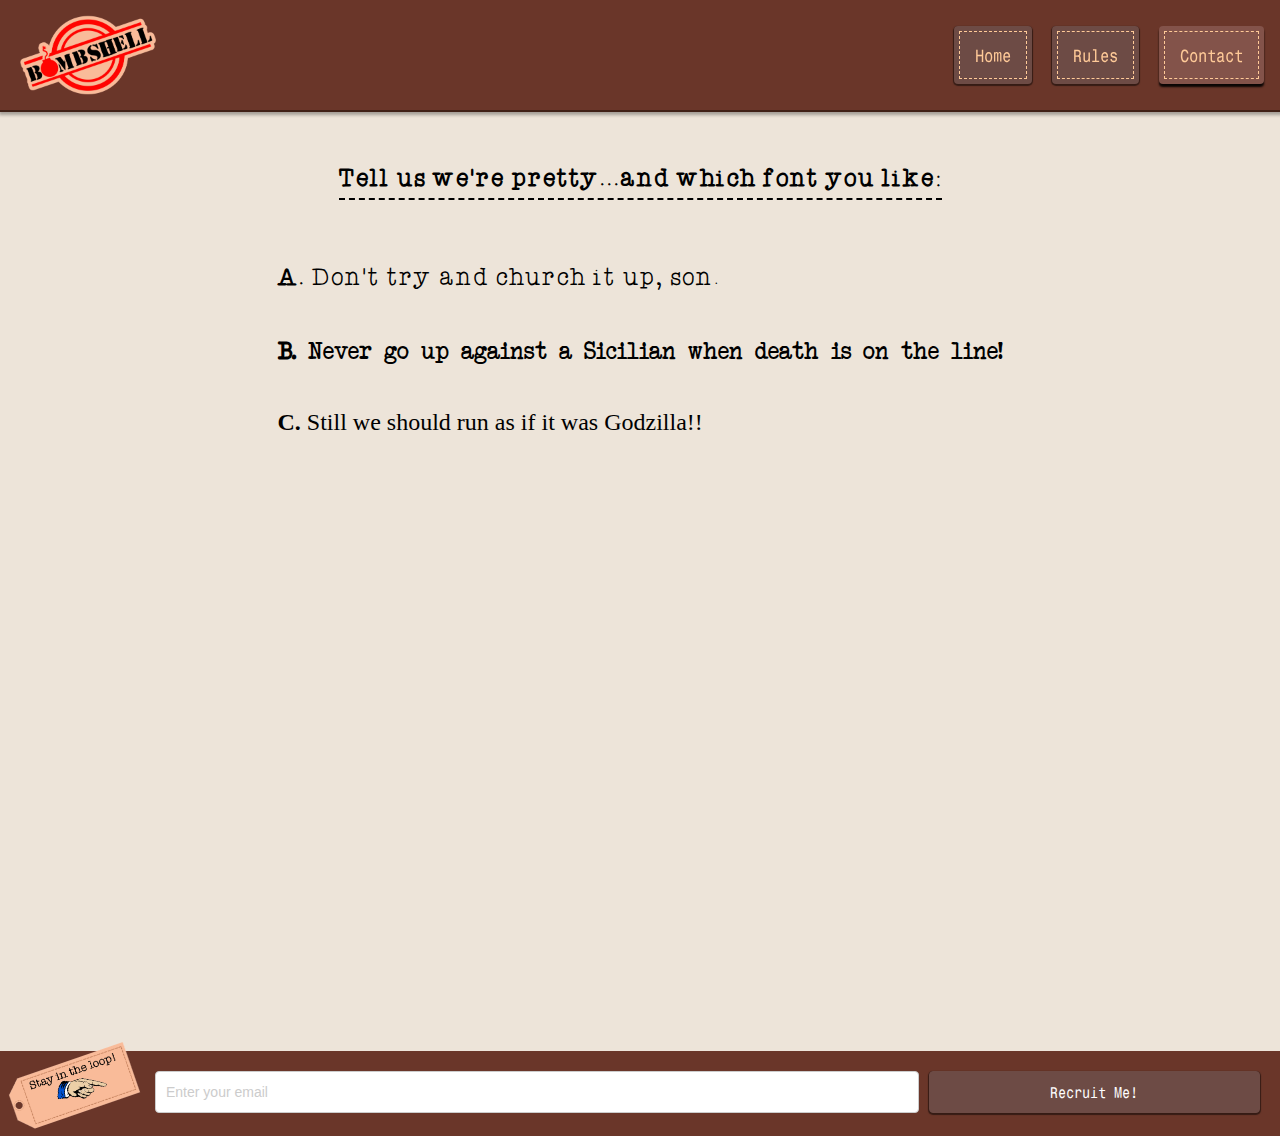
<file: contact.html>
<!DOCTYPE html>
<html lang="en">
<head>
    <meta charset="UTF-8">
    <meta name="viewport" content="width=device-width, initial-scale=1.0">
    <title>Bombshell | The Card Game</title>
    <link rel="icon" href="img/briefcase-icon.png" type="image/x-icon" />
    <link rel="stylesheet" href="styles.css">
    <link rel="stylesheet" href="styles/contact-styles.css">
    <link rel="stylesheet" href="styles/submit-form.css">
    <script src="scripts.js" defer></script>
</head>

<body>
    <!-- Navigation Bar -->
    <nav>
        <div class="logo">
            <img src="img/bombshell-logo.png" alt="logo">
        </div>
        <ul class="nav-links">
            <li><a href="index.html">Home</a></li>
            <li><a href="rules2.html">Rules</a></li>
            <!-- <li><a href="game-modes.html">Game Modes</a></li> -->
            <li id="current"><a href="#">Contact</a></li>
        </ul>
        
        <div class="ham-menu">
            <span></span>
            <span></span>
            <span></span>
        </div>
    </nav>

    <!-- Secret Menu -->
    <div class="secret-menu">
        <ul>
            <li><a href="index.html">Home</a></li>
            <li><a href="rules2.html">Rules</a></li>
            <!-- <li><a href="game-modes.html">Game Modes</a></li> -->
            <li id="current"><a href="#">Contact</a></li>
        </ul>
    </div>


    <!-- Section(s) -->
    <section class="contact-section">
        <div class="content">
            <h1>Tell us we're pretty...and which font you like:</h1>

            <p class="test">
                <b>A.</b> Don't try and church it up, son.
            </p>

            <p class="test2">
                <b>B.</b> Never go up against a Sicilian when death is on the line!
            </p>

            <p class="test3">
                <b>C.</b> Still we should run as if it was Godzilla!!
            </p>
        </div>
    </section>



    <!-- Footer Section -->
    <footer>
        <div class="signup-tag">
            <img src="img/assets/signup-tag.png" alt="Stay in the loop!">
        </div>

        <div id="mlb2-25269214" class="ml-form-embedContainer ml-subscribe-form ml-subscribe-form-25269214">
        <div class="ml-form-align-center ">
          <div class="ml-form-embedWrapper embedForm">
            <div class="ml-form-embedBody ml-form-embedBodyHorizontal row-form">
              <form class="ml-block-form" action="https://assets.mailerlite.com/jsonp/1412326/forms/152710030981859266/subscribe" data-code="" method="post" target="_blank">
                
                <div class="ml-form-formContent horozintalForm">
                  <div class="ml-form-horizontalRow">
                    <div class="ml-input-horizontal">
                      <div style="width: 100%;" class="horizontal-fields">
                          <div class="ml-field-group ml-field-email ml-validate-email ml-validate-required">
                            <input type="email" class="form-control" data-inputmask="" name="fields[email]" placeholder="Enter your email" autocomplete="email">
                          </div>
                        </div>
                    </div>
      
                    <div class="ml-button-horizontal primary ">
                        <button type="submit" class="primary">Recruit Me!</button>
                        <button disabled="disabled" style="display: none;" type="button" class="loading">
                          <div class="ml-form-embedSubmitLoad"></div>
                          <span class="sr-only">Loading...</span>
                        </button>
                    </div>
                  </div>
                </div>

                <input type="hidden" name="ml-submit" value="1">
      
                <div class="ml-mobileButton-horizontal">
                  <button type="submit" class="primary" id="footer-button">Recruit Me!</button>
                  <button disabled="disabled" style="display: none;" type="button" class="loading">
                    <div class="ml-form-embedSubmitLoad"></div>
                    <span class="sr-only">Loading...</span>
                  </button>
                </div>

                <input type="hidden" name="anticsrf" value="true">

              </form>
            </div>
      
            <div class="ml-form-successBody row-success" style="display: none">
              <div class="ml-form-successContent">
                  <h4>Welcome Aboard!</h4>
                  <p>You have successfully joined the ranks to receive updates on Bombshell. 💣💼</p>
              </div>
            </div>
          </div>
        </div>
      </div>
    </footer>
</body>
</html>
</file>
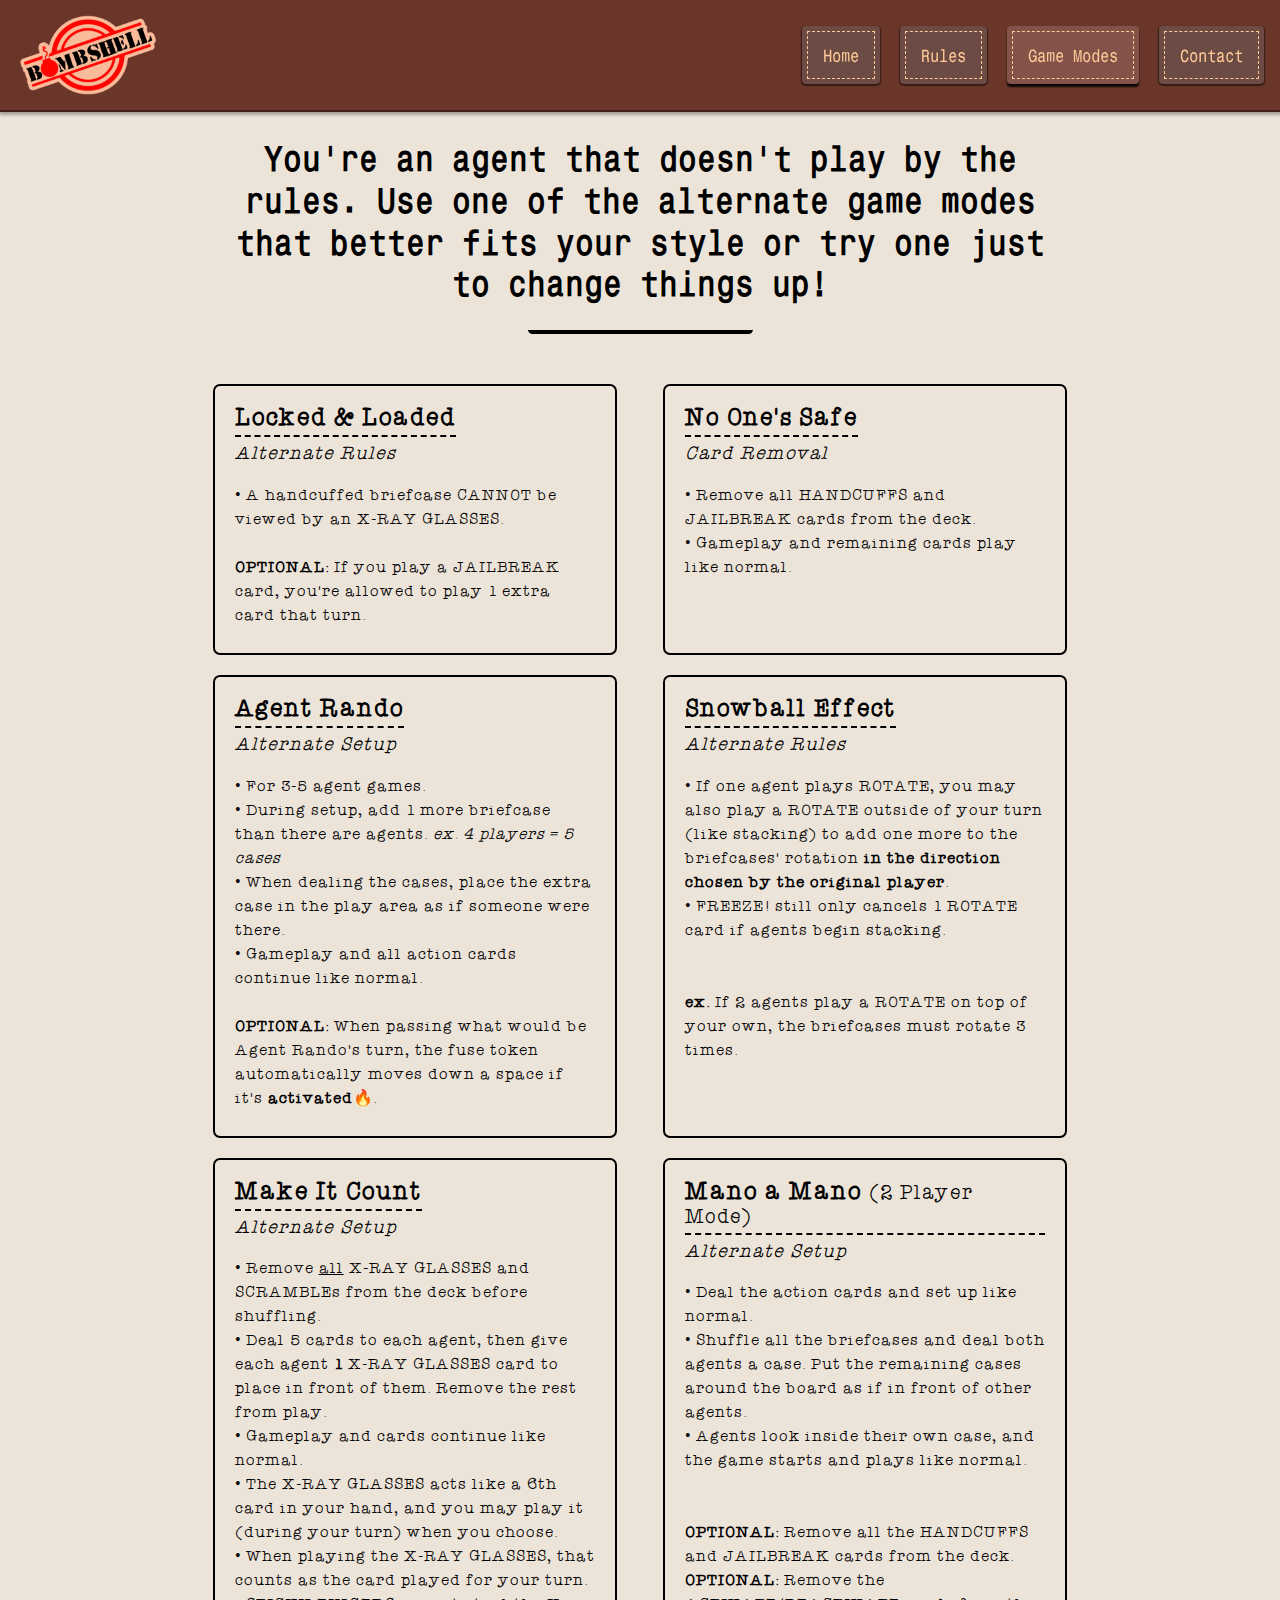
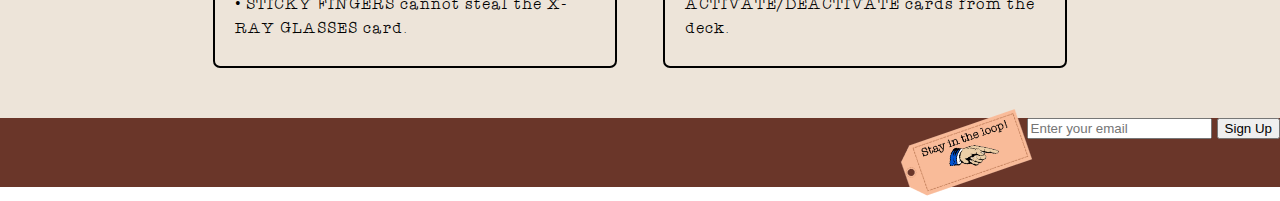
<file: game-modes.html>
<!DOCTYPE html>
<html lang="en">
<head>
    <meta charset="UTF-8">
    <meta name="viewport" content="width=device-width, initial-scale=1.0">
    <title>Bombshell | The Card Game</title>
    <link rel="icon" href="img/briefcase-icon.png" type="image/x-icon" />
    <link rel="stylesheet" type="text/css" href="styles.css">
    <link rel="stylesheet" type="text/css" href="styles/mode-styles.css">
    <script src="scripts.js" defer></script>
</head>

<body>
    <!-- Navigation Bar -->
    <nav>
        <div class="logo">
            <img src="img/bombshell-logo.png" alt="logo">
        </div>
        <ul class="nav-links">
            <li><a href="index.html">Home</a></li>
            <li><a href="rules.html">Rules</a></li>
            <li id="current"><a href="#">Game Modes</a></li>
            <li><a href="contact.html">Contact</a></li>
        </ul>
        
        <div class="ham-menu">
            <span></span>
            <span></span>
            <span></span>
        </div>
    </nav>

    <!-- Secret Menu -->
    <div class="secret-menu">
        <ul>
            <li><a href="index.html">Home</a></li>
            <li><a href="rules.html">Rules</a></li>
            <li id="current"><a href="#">Game Modes</a></li>
            <li><a href="contact.html">Contact</a></li>
        </ul>
    </div>


    <!-- Section(s) -->
    <section class="modes-section">
        <div class="content">
            
            <h1 id="intro">
                You're an agent that doesn't play by the rules. Use one of the 
                alternate game modes that better fits your style or try one
                just to change things up!
            </h1>

            <span id="linebreak"></span>

            <!-- GAME MODES -->
            <div class="game-cards">

                <div class="card">
                    <h2 class="title">Locked & Loaded</h2>
                    <h3 class="subtitle">Alternate Rules</h3>
                    <p class="card-paragraph">
                        • A handcuffed briefcase CANNOT be viewed by an X-RAY GLASSES.
                        <br><br>
                        <b>OPTIONAL:</b> If you play a JAILBREAK card, you're allowed to play 1 extra card that turn.
                    </p>
                </div>

                <div class="card">
                    <h2 class="title">No One's Safe</h2>
                    <h3 class="subtitle">Card Removal</h3>
                    <p class="card-paragraph">
                        • Remove all HANDCUFFS and JAILBREAK cards from the deck.
                        <br>
                        • Gameplay and remaining cards play like normal.
                    </p>
                </div>

                <div class="card">
                    <h2 class="title">Agent Rando</h2>
                    <h3 class="subtitle">Alternate Setup</h3>
                    <p class="card-paragraph">
                        • For 3-5 agent games.
                        <br>
                        • During setup, add 1 more briefcase than there are agents. <i>ex. 4 players = 5 cases</i>
                        <br>
                        • When dealing the cases, place the extra case in the play area as if someone were there.
                        <br>
                        • Gameplay and all action cards continue like normal.
                        <br><br>
                        <b>OPTIONAL:</b> When passing what would be Agent Rando's turn, the fuse token automatically moves down a space if it's <b>activated</b>&#128293;.
                    </p>
                </div>

                <div class="card">
                    <h2 class="title">Snowball Effect</h2>
                    <h3 class="subtitle">Alternate Rules</h3>
                    <p class="card-paragraph">
                        • If one agent plays ROTATE, you may also play a ROTATE outside of your turn (like stacking) to add one more to the briefcases' rotation <b>in the direction chosen by the original player</b>.
                        <br>
                        • FREEZE! still only cancels 1 ROTATE card if agents begin stacking.
                        <br><br><br>
                        <b>ex.</b> If 2 agents play a ROTATE on top of your own, the briefcases must rotate 3 times.    
                    </p>
                </div>

                <div class="card">
                    <h2 class="title">Make It Count</h2>
                    <h3 class="subtitle">Alternate Setup</h3>
                    <p class="card-paragraph">
                        
                        • Remove <u>all</u> X-RAY GLASSES and SCRAMBLEs from the deck before shuffling.
                        <br>
                        • Deal 5 cards to each agent, then give each agent <b>1</b> X-RAY GLASSES card to place in front of them. Remove the rest from play.
                        <br>
                        • Gameplay and cards continue like normal.
                        <br>
                        • The X-RAY GLASSES acts like a 6th card in your hand, and you may play it (during your turn) when you choose.
                        <br>
                        • When playing the X-RAY GLASSES, that counts as the card played for your turn.
                        <br>
                        • STICKY FINGERS cannot steal the X-RAY GLASSES card.
                        
                    </p>
                </div>             

                <div class="card" id="mano">
                    <h2 class="title">Mano a Mano <span style="font-weight: lighter;font-size: smaller;">(2 Player Mode)</span></h2>
                    <h3 class="subtitle">Alternate Setup</h3>
                    <p class="card-paragraph">
                        • Deal the action cards and set up like normal.
                        <br>
                        • Shuffle all the briefcases and deal both agents a case. Put the remaining cases around the board as if in front of other agents.
                        <br>
                        • Agents look inside their own case, and the game starts and plays like normal.
                        <br><br><br>
                        <b>OPTIONAL:</b> Remove all the HANDCUFFS and JAILBREAK cards from the deck.
                        <br>
                        <b>OPTIONAL:</b> Remove the ACTIVATE/DEACTIVATE cards from the deck.
                    </p>
                </div>

            </div>    

            <!-- <div class="submit-version"></div> -->    

        </div>     
    </section>



    <!-- Footer Section -->
    <footer>
        <div class="signup-tag">
            <img src="img/assets/signup-tag.png" alt="Stay in the loop!">
        </div>

        <div class="signup-box">
            <input type="email" placeholder="Enter your email">
            <button>
                <span>Sign Up</span>
            </button>
        </div>
    </footer>
</body>
</html>
</file>
<file: styles.css>
@font-face {
    font-family: typewriter-clean;
    src: url(assets/fonts/typewriter-clean/atwriter.ttf);
}
@font-face {
    font-family: a-typewriter;
    src: url(assets/fonts/a-typewriter-for-me/ATypewriterForMe.ttf);
}
@font-face {
    font-family: monospace-typewriter;
    src: url(assets/fonts/monospace-typewriter/MonospaceTypewriter.ttf);
}

body, html {
    margin: 0;
    padding: 0;
    font-family: a-typewriter;
    line-height: 1;
    box-sizing: border-box;
}


/* ************************************** */
/*             NAV BAR STYLES             */
/* ************************************** */
nav {
    background-color: #6a3629; /* Briefcase brown */
    display: flex;
    justify-content: space-between;
    align-items: center;
    padding: 10px 20px;
    font-family: monospace-typewriter;

    /* makes static */
    position: fixed;
    z-index: 1000;
    top: 0;
    width: 100%;

    /* bottom border */
    border-bottom: 2px solid #412117; 
    box-shadow: 1px 1px 3px 2px rgba(0, 0, 0, 0.3);
}


/* ************************************** */
/*                 LOGO                   */
/* ************************************** */
nav .logo img {
    height: 80px;
    width: auto;
    max-width: 100%;
}


/* ************************************** */
/*                NAV MENU                */
/* ************************************** */
nav .nav-links {
    list-style: none;
    display: flex;
    margin-right: 2%;
    padding: 0; /* removes default padding on list elements */
}


/* ************************************** */
/*             NAV MENU BUTTONS           */
/* ************************************** */
nav .nav-links li {
    margin: 0; /* Adds space between list items */
    margin-left: 10px;
    margin-right: 10px;
    background-color: #6d4b45;
    padding: 5px;
    border-radius: 4px;
    box-shadow: 0 1px 1px 1px rgba(0, 0, 0, 0.5);
}

nav .nav-links li:hover {
    background-color: #83534a;
    box-shadow: 0 3px 2px rgba(0, 0, 0, 0.5);
}

nav .nav-links li a {
    display: block;
    text-decoration: none;
    color: #ffca98;
    border: 1px dashed #ffca98;
    padding: 15px;
}
nav .nav-links li#current { /* highlights the active page */
    background-color: #83534a;
    box-shadow: 0 3px 2px rgba(0, 0, 0, 0.9);
}


/* ************************************** */
/*           SECRET MENU BUTTON           */
/* ************************************** */

nav .ham-menu { /* Hide secret menu */
    display: none;
}

.burger { /* hide button/lines until small screen */
    display: none;
    cursor: pointer;
}

.burger div {
    width: 25px;
    height: 3px;
    background-color: #f9bb99;
    margin: 5px;
    transition: all 0.3s ease;
}

@media (max-width: 768px) {
    nav .nav-links {
        display: none; /* hide normal menu */
    }
    
    /* Show secret menu button */
    nav .ham-menu {
        display: block;
    }

    /* sets area for secret button */
    .ham-menu {
        height: 50px;
        width: 40px;
        margin-left: auto;
        margin-right: 10%;
        position: relative;
    }
    .ham-menu:hover {
        cursor: pointer;
    }

    /* Creates secret button lines */
    .ham-menu span {
        height: 5px;
        width: 100%;
        background-color: #ffca98;
        border-radius: 25px;
        position: absolute;
        left: 50%;
        top: 50%;
        transform: translate(-50%, -50%);
        transition: .3s ease;
    }
    .ham-menu span:nth-child(1) {
        top: 25%;
    }
    .ham-menu span:nth-child(3) {
        top: 75%;
    }

    /* Rotates lines when active */
    .ham-menu.active span:nth-child(1) {
        top: 50%;
        transform: translate(-50%, -50%) rotate(45deg);
    }
    .ham-menu.active span:nth-child(2) {
        opacity: 0; /* hides middle */
    }
    .ham-menu.active span:nth-child(3) {
        top: 50%;
        transform: translate(-50%, -50%) rotate(-45deg);
    }


    /* SECRET MENU STYLES */
    .secret-menu {
        background-color: #6b423b;
        height: 100vh;
        width: 100%;
        max-width: 450px;
        position: fixed;
        top: 0;
        right: -450px;
        display: flex;
        flex-direction: column;
        align-items: center;    
        justify-content: center;
        text-align: center;
        font-size: 3rem;
        transition: .3s ease;
        z-index: 999;
    }
    .secret-menu.active {
        right: 0;
        box-shadow: 1px 0 10px 1px rgba(0, 0, 0, 0.8);
    }

    .secret-menu ul {
        list-style: none;
        padding: 0;
    }

    .secret-menu ul li {
        margin-left: auto;
        margin-right: auto;
        margin-bottom: 10px;
        background-color: #6d4b45;
        padding: 5px;
        border-radius: 4px;
        box-shadow: 0 1px 1px 1px rgba(0, 0, 0, 0.5);
    }
    .secret-menu ul li:hover {
        background-color: #83534a;
        box-shadow: 0 3px 2px rgba(0, 0, 0, 0.5);
    }
    .secret-menu li#current {
        background-color: #83534a;
        box-shadow: 0 3px 2px rgba(0, 0, 0, 0.9);
    }

    .secret-menu ul li a {
        text-decoration: none;
        color: #f9bb99;
        display: block;
        border: 1px dashed #ffca98;
        padding: 15px;
        font-size: 40px;
    }  
}


/* ************************************** */
/*         GENERAL SECTION STYLES         */
/* ************************************** */
section {
    height: 100vh;
    display: flex;
    align-items: center;
    justify-content: center;
    background-attachment: fixed;
    /* Uncomment for fade-in effect ↓ */
    /* opacity: 0;
    transition: opacity 1s ease-in-out; */
}

/* Uncomment for fade-in effect ↓ */
/* section.visible { opacity: 1; } */

.content {
    display: flex;
    align-items: center;
    justify-content: center;
}

/* may need to adjust to be section/div specific */
.content img {
    width: 200px;
    height: auto;
    margin: 0 20px;
}


/* ************************************** */
/*                SECTION 1               */
/* ************************************** */
.section1 { background-color: #ede4d9;}

.section1 .content p {
    margin: 0 auto;
    padding: 0 100px 0 100px;
    font-size: 30px;
    text-align: left;
}

.section1 .content img {
    margin: 0 7% 0 0;
    width: 35%;
}


/* ************************************** */
/*                SECTION 3               */
/* ************************************** */
.section3 {
    background-color: #ede4d9;
    /* padding-top: 30px;
    padding-bottom: 30px; */
}

.section3 .content {
    display: flex;
    justify-content: space-between; /* Evenly spaced */
    flex-wrap: nowrap;
    align-items: center;
    max-width: 90%;

    font-size: 30px;
}

.section3 .content div {
    flex-direction: column;
    /* justify-content: center; */
    width: 50%;
    padding-left: 5%;
    padding-right: 5%;
}

.section3 .content div p {
    text-align: left;
}

.section3 .content img {
    margin: 0;
    width: 65%;
    margin-left: 11%;
}
.section3 .content .sec3-p1 img {
    transform: rotate(-6deg);
}
.section3 .content .sec3-p2 img {
    transform: rotate(8deg);
}


/* ************************************** */
/*                SECTION 4               */
/* ************************************** */
.section4 {
    padding-top: 50px;
    padding-bottom: 50px;
    height: auto;
    background-color: #ede4d9;
}

.section4 .content {
    display: flex;
    flex-direction: column;
    width: 90%;
}

.section4 .content p {
    font-size: 30px;
    max-width: 60%;
}

.section4 .content img {
    width: 40%;
}

.section4 .content #sec4-par2 {
    margin: 30px;
}


/* ************************************** */
/*                FOOTER                  */
/* ************************************** */
footer {
    background-color: #6a3629;
    /* padding: 20px; */
    text-align: center;
    display: flex;
    justify-content: center;
}

.signup-tag {
    flex-grow: 1;
}

.signup-tag img {
    /* look into - transform: translate() method */
    height: auto;
    float: right;
    width: 125px;
    rotate: -19deg;
    margin-top: 10px;
    margin-bottom: 5px;
    margin-left: 10px;
}


/* ************************************** */
/*                MOBILE                  */
/* ************************************** */
@media (max-width: 1120px) {
    /* shrink picture + adjust margins */
    /* flex - center into stack */
    .section1 .content {
        flex-direction: column-reverse;
        margin: 0;
        font-size: 24px;
    }
    .section1 .content img {
        margin: 0 0 20px 0;
        width: 50%;
    }
}

@media (max-width: 878px) {
    /* SECTION 1m */
    .section1 .content {
        padding-bottom: 20%;
    }
    .section1 .content p {
        /* padding: 0 7px 0 7px; */
        font-size: 24px;
        text-align: center;
    }

    /* SECTION 3m */
    .section3 {
        height: 85vh;
    }
    .section3 content {
        flex-direction: column;
        align-items: center;
    }
    .section3 .content p, img {
        width: 100%;
        text-align: center;
        font-size: 22px;
        margin-left: 7px;
        margin-right: 7px;
    }
}

@media (max-width: 768px) {
    nav .logo img {
        margin-left: 0;
    }

    .section1 .content {
        padding-top: 45%;
    }
    .section1 .content img {
        width: 70%;
    }
    .section1 .content p {
        padding: 0 20px 0 20px;
        font-size: 24px;
        max-width: 90%;
    }
    .section1 .logo img {
        margin: 0;
    }

    .section3 {
        height: auto;
    }
    .section3 .content {
        flex-direction: column;
        padding-bottom: 20px;
    }
    .section3 .content p {
        font-size: 24px;
        margin-bottom: 10px;
    }
    .section3 .content img {
        margin: 0 auto;
        margin-left: 15%;
    }
    .section3 .content .sec3-p1 {
        width: 100%;
    }
    .section3 .content .sec3-p2 {
        width: 100%;
    }
    .section3 .content .sec3-p1 img {
        transform: rotate(0);
    }
    .section3 .content .sec3-p2 img {
        transform: rotate(0);
    }

    .section4 {
        padding-top: 0;
    }
    .section4 .content p {
        font-size: 22px;
        max-width: 100%;
    }
    .section4 .content #sec4-par2 {
        margin: 0;
        margin-top: 20px;
        margin-bottom: 10px;
    }
    .section4 .content img {
        width: 80%;
    }
}


/* 
    Thank you @dustinusey for the hamburger menu:
    https://github.com/treehouse/ham-menu
*/
</file>
<file: styles/contact-styles.css>
.contact-section {
    height: auto;
    background-color: #ede4d9;
    margin: 0;
    padding: 0;
    transition: none;
}

.content {
    padding-top: 4%;
    justify-content: flex-start;
    flex-direction: column;
    margin-top: 20px;
    max-width: 800px;
    min-height: 100vh;
}
@media (max-width: 768px) {
    .content {
        padding: 0;
        margin-top: 100px;
    }
}

h1 {
    font-size: x-large;
    border-bottom: 2px dashed;
    padding-bottom: 7px;
}

.content p {
    margin-left: 0;
    margin-right: auto;
    text-align: left;
    font-size: x-large;
}
.test {
    font-family: a-typewriter;
    margin-top: 50px;
}
.test2 {
    font-family: typewriter-clean;
}
.test3 {
    font-family: typewriter-messy;
}
</file>
<file: styles/submit-form.css>
@import url("https://assets.mlcdn.com/fonts.css?version=1745504");

/* LOADER */
.ml-form-embedSubmitLoad {
  display: inline-block;
  width: 20px;
  height: 20px;
}

.g-recaptcha {
transform: scale(1);
-webkit-transform: scale(1);
transform-origin: 0 0;
-webkit-transform-origin: 0 0;
/* height: ; */
}

.sr-only {
  position: absolute;
  width: 1px;
  height: 1px;
  padding: 0;
  margin: -1px;
  overflow: hidden;
  clip: rect(0,0,0,0);
  border: 0;
}

.ml-form-embedSubmitLoad:after {
  content: " ";
  display: block;
  width: 11px;
  height: 11px;
  margin: 1px;
  border-radius: 50%;
  border: 4px solid #fff;
  border-color: #ffffff #ffffff #ffffff transparent;
  animation: ml-form-embedSubmitLoad 1.2s linear infinite;
}
@keyframes ml-form-embedSubmitLoad {
  0% { transform: rotate(0deg); }
  100% { transform: rotate(360deg); }
}
#mlb2-25269214.ml-form-embedContainer {
	box-sizing: border-box;
	display: table;
	margin: 0 auto;
	position: static;
	width: 100% !important;
	z-index: 0;
}
#mlb2-25269214.ml-form-embedContainer h4,
#mlb2-25269214.ml-form-embedContainer p,
#mlb2-25269214.ml-form-embedContainer span,
#mlb2-25269214.ml-form-embedContainer button {
	text-transform: none !important;
	letter-spacing: normal !important;
}

/* WHOLE DIV STYLES */
#mlb2-25269214.ml-form-embedContainer .ml-form-embedWrapper {
	/* background-color: #6a3629; */
	box-sizing: border-box;
	display: inline-block !important;
	margin: 0;
	padding: 0;
	position: relative;
	background-image: url("../img/paper_bg.png");
	background-position: right;
	box-shadow: 0 0 10px 0px rgba(0, 0, 0, 0.3);
}
footer #mlb2-25269214.ml-form-embedContainer .ml-form-embedWrapper {
	/* remove paper background */
	position: relative;
	background-image: none;
	box-shadow: none;
}

#mlb2-25269214.ml-form-embedContainer .ml-form-embedWrapper.embedPopup,
#mlb2-25269214.ml-form-embedContainer .ml-form-embedWrapper.embedDefault { width: 100%; }
#mlb2-25269214.ml-form-embedContainer .ml-form-embedWrapper.embedForm { max-width: 100%; width: 100%; }
#mlb2-25269214.ml-form-embedContainer .ml-form-align-left { text-align: left; }
#mlb2-25269214.ml-form-embedContainer .ml-form-align-center { text-align: center; }
#mlb2-25269214.ml-form-embedContainer .ml-form-align-default { display: table-cell !important; vertical-align: middle !important; text-align: center !important; }
#mlb2-25269214.ml-form-embedContainer .ml-form-align-right { text-align: right; }
#mlb2-25269214.ml-form-embedContainer .ml-form-embedWrapper .ml-form-embedHeader img {
	border-top-left-radius: 5px;
	border-top-right-radius: 5px;
	height: auto;
	margin: 0 auto !important;
	max-width: 100%;
	width: undefinedpx;
}

#mlb2-25269214.ml-form-embedContainer .ml-form-embedWrapper .ml-form-embedBody,
#mlb2-25269214.ml-form-embedContainer .ml-form-embedWrapper .ml-form-successBody {
	padding: 20px 20px 0 20px;
}

#mlb2-25269214.ml-form-embedContainer .ml-form-embedWrapper .ml-form-embedBody.ml-form-embedBodyHorizontal {
	padding-bottom: 0;
}

#mlb2-25269214.ml-form-embedContainer .ml-form-embedWrapper .ml-form-embedBody .ml-form-embedContent,
#mlb2-25269214.ml-form-embedContainer .ml-form-embedWrapper .ml-form-successBody .ml-form-successContent {
	text-align: left;
	margin: 0 0 20px 0;
}

/* TITLE / BIG WORDS */
#mlb2-25269214.ml-form-embedContainer .ml-form-embedWrapper .ml-form-embedBody .ml-form-embedContent h4,
#mlb2-25269214.ml-form-embedContainer .ml-form-embedWrapper .ml-form-successBody .ml-form-successContent h4 {
	color: #000000;
	font-size: 22px;
	margin: 0 0 10px 0;
	text-align: left;
	word-break: break-word;
}

/* PARAGRAPH / SMALLER TEXT */
#mlb2-25269214.ml-form-embedContainer .ml-form-embedWrapper .ml-form-embedBody .ml-form-embedContent p,
#mlb2-25269214.ml-form-embedContainer .ml-form-embedWrapper .ml-form-successBody .ml-form-successContent p {
	color: #000000;
	font-size: 17px;
	line-height: 20px;
	margin: 0 0 10px 0;
	text-align: left;
}
#mlb2-25269214.ml-form-embedContainer .ml-form-embedWrapper .ml-form-embedBody .ml-form-embedContent ul,
#mlb2-25269214.ml-form-embedContainer .ml-form-embedWrapper .ml-form-embedBody .ml-form-embedContent ol,
#mlb2-25269214.ml-form-embedContainer .ml-form-embedWrapper .ml-form-successBody .ml-form-successContent ul,
#mlb2-25269214.ml-form-embedContainer .ml-form-embedWrapper .ml-form-successBody .ml-form-successContent ol {
	color: #000000;
	font-size: 14px;
}
#mlb2-25269214.ml-form-embedContainer .ml-form-embedWrapper .ml-form-embedBody .ml-form-embedContent ol ol,
#mlb2-25269214.ml-form-embedContainer .ml-form-embedWrapper .ml-form-successBody .ml-form-successContent ol ol {
	list-style-type: lower-alpha;
}
#mlb2-25269214.ml-form-embedContainer .ml-form-embedWrapper .ml-form-embedBody .ml-form-embedContent ol ol ol,
#mlb2-25269214.ml-form-embedContainer .ml-form-embedWrapper .ml-form-successBody .ml-form-successContent ol ol ol {
	list-style-type: lower-roman;
}
#mlb2-25269214.ml-form-embedContainer .ml-form-embedWrapper .ml-form-embedBody .ml-form-embedContent p a,
#mlb2-25269214.ml-form-embedContainer .ml-form-embedWrapper .ml-form-successBody .ml-form-successContent p a {
	color: #000000;
	text-decoration: underline;
}

#mlb2-25269214.ml-form-embedContainer .ml-form-embedWrapper .ml-block-form .ml-field-group {
	text-align: left !important;
}

#mlb2-25269214.ml-form-embedContainer .ml-form-embedWrapper .ml-block-form .ml-field-group label {
	margin-bottom: 5px;
	color: #333333;
	font-size: 14px;
	font-weight: bold;
	font-style: normal;
	text-decoration: none;
	display: inline-block;
	line-height: 20px;
}
#mlb2-25269214.ml-form-embedContainer .ml-form-embedWrapper .ml-form-embedBody .ml-form-embedContent p:last-child,
#mlb2-25269214.ml-form-embedContainer .ml-form-embedWrapper .ml-form-successBody .ml-form-successContent p:last-child {
	margin: 0;
}
#mlb2-25269214.ml-form-embedContainer .ml-form-embedWrapper .ml-form-embedBody form {
	margin: 0;
	width: 100%;
}
#mlb2-25269214.ml-form-embedContainer .ml-form-embedWrapper .ml-form-embedBody .ml-form-formContent,
#mlb2-25269214.ml-form-embedContainer .ml-form-embedWrapper .ml-form-embedBody .ml-form-checkboxRow {
	margin: 0 0 20px 0;
	width: 100%;
}
#mlb2-25269214.ml-form-embedContainer .ml-form-embedWrapper .ml-form-embedBody .ml-form-checkboxRow {
	float: left;
}
#mlb2-25269214.ml-form-embedContainer .ml-form-embedWrapper .ml-form-embedBody .ml-form-formContent.horozintalForm {
	margin: 0;
	padding: 0 0 20px 0;
	width: 100%;
	height: auto;
	float: left;
}
#mlb2-25269214.ml-form-embedContainer .ml-form-embedWrapper .ml-form-embedBody .ml-form-fieldRow {
	margin: 0 0 10px 0;
	width: 100%;
}
#mlb2-25269214.ml-form-embedContainer .ml-form-embedWrapper .ml-form-embedBody .ml-form-fieldRow.ml-last-item {
	margin: 0;
}
#mlb2-25269214.ml-form-embedContainer .ml-form-embedWrapper .ml-form-embedBody .ml-form-fieldRow.ml-formfieldHorizintal {
	margin: 0;
}
#mlb2-25269214.ml-form-embedContainer .ml-form-embedWrapper .ml-form-embedBody .ml-form-fieldRow input {
	background-color: #ffffff !important;
	color: #cccccc !important;
	border-color: #cccccc;
	border-radius: 4px !important;
	border-style: solid !important;
	border-width: 1px !important;
	font-size: 14px !important;
	height: auto;
	line-height: 21px !important;
	margin-bottom: 0;
	margin-top: 0;
	margin-left: 0;
	margin-right: 0;
	padding: 10px 10px !important;
	width: 100% !important;
	box-sizing: border-box !important;
	max-width: 100% !important;
}

#mlb2-25269214.ml-form-embedContainer .ml-form-embedWrapper .ml-form-embedBody .ml-form-fieldRow input::-webkit-input-placeholder,
#mlb2-25269214.ml-form-embedContainer .ml-form-embedWrapper .ml-form-embedBody .ml-form-horizontalRow input::-webkit-input-placeholder { color: #cccccc; }

#mlb2-25269214.ml-form-embedContainer .ml-form-embedWrapper .ml-form-embedBody .ml-form-fieldRow input::-moz-placeholder,
#mlb2-25269214.ml-form-embedContainer .ml-form-embedWrapper .ml-form-embedBody .ml-form-horizontalRow input::-moz-placeholder { color: #cccccc; }

#mlb2-25269214.ml-form-embedContainer .ml-form-embedWrapper .ml-form-embedBody .ml-form-fieldRow input:-ms-input-placeholder,
#mlb2-25269214.ml-form-embedContainer .ml-form-embedWrapper .ml-form-embedBody .ml-form-horizontalRow input:-ms-input-placeholder { color: #cccccc; }

#mlb2-25269214.ml-form-embedContainer .ml-form-embedWrapper .ml-form-embedBody .ml-form-fieldRow input:-moz-placeholder,
#mlb2-25269214.ml-form-embedContainer .ml-form-embedWrapper .ml-form-embedBody .ml-form-horizontalRow input:-moz-placeholder { color: #cccccc; }

#mlb2-25269214.ml-form-embedContainer .ml-form-embedWrapper .ml-form-embedBody .ml-form-fieldRow textarea, #mlb2-25269214.ml-form-embedContainer .ml-form-embedWrapper .ml-form-embedBody .ml-form-horizontalRow textarea {
	background-color: #ffffff !important;
	color: black !important;
	border-color: #cccccc;
	border-radius: 4px !important;
	border-style: solid !important;
	border-width: 1px !important;
	font-size: 14px !important;
	height: auto;
	line-height: 21px !important;
	margin-bottom: 0;
	margin-top: 0;
	padding: 10px 10px !important;
	width: 100% !important;
	box-sizing: border-box !important;
	max-width: 100% !important;
}

#mlb2-25269214.ml-form-embedContainer .ml-form-embedWrapper .ml-form-embedBody .ml-form-fieldRow .custom-radio .custom-control-label::before, #mlb2-25269214.ml-form-embedContainer .ml-form-embedWrapper .ml-form-embedBody .ml-form-horizontalRow .custom-radio .custom-control-label::before, #mlb2-25269214.ml-form-embedContainer .ml-form-embedWrapper .ml-form-embedBody .ml-form-fieldRow .custom-checkbox .custom-control-label::before, #mlb2-25269214.ml-form-embedContainer .ml-form-embedWrapper .ml-form-embedBody .ml-form-horizontalRow .custom-checkbox .custom-control-label::before, #mlb2-25269214.ml-form-embedContainer .ml-form-embedWrapper .ml-form-embedBody .ml-form-embedPermissions .ml-form-embedPermissionsOptionsCheckbox .label-description::before, #mlb2-25269214.ml-form-embedContainer .ml-form-embedWrapper .ml-form-embedBody .ml-form-interestGroupsRow .ml-form-interestGroupsRowCheckbox .label-description::before, #mlb2-25269214.ml-form-embedContainer .ml-form-embedWrapper .ml-form-embedBody .ml-form-checkboxRow .label-description::before {
	border-color: #cccccc!important;
	background-color: #ffffff!important;
}

#mlb2-25269214.ml-form-embedContainer .ml-form-embedWrapper .ml-form-embedBody .ml-form-fieldRow input.custom-control-input[type="checkbox"]{
	box-sizing: border-box;
	padding: 0;
	position: absolute;
	z-index: -1;
	opacity: 0;
	margin-top: 5px;
	margin-left: -1.5rem;
	overflow: visible;
}

#mlb2-25269214.ml-form-embedContainer .ml-form-embedWrapper .ml-form-embedBody .ml-form-fieldRow .custom-checkbox .custom-control-label::before, #mlb2-25269214.ml-form-embedContainer .ml-form-embedWrapper .ml-form-embedBody .ml-form-horizontalRow .custom-checkbox .custom-control-label::before, #mlb2-25269214.ml-form-embedContainer .ml-form-embedWrapper .ml-form-embedBody .ml-form-embedPermissions .ml-form-embedPermissionsOptionsCheckbox .label-description::before, #mlb2-25269214.ml-form-embedContainer .ml-form-embedWrapper .ml-form-embedBody .ml-form-interestGroupsRow .ml-form-interestGroupsRowCheckbox .label-description::before, #mlb2-25269214.ml-form-embedContainer .ml-form-embedWrapper .ml-form-embedBody .ml-form-checkboxRow .label-description::before {
	border-radius: 4px!important;
}


#mlb2-25269214.ml-form-embedContainer .ml-form-embedWrapper .ml-form-embedBody .ml-form-checkboxRow input[type=checkbox]:checked~.label-description::after, #mlb2-25269214.ml-form-embedContainer .ml-form-embedWrapper .ml-form-embedBody .ml-form-embedPermissions .ml-form-embedPermissionsOptionsCheckbox input[type=checkbox]:checked~.label-description::after, #mlb2-25269214.ml-form-embedContainer .ml-form-embedWrapper .ml-form-embedBody .ml-form-fieldRow .custom-checkbox .custom-control-input:checked~.custom-control-label::after, #mlb2-25269214.ml-form-embedContainer .ml-form-embedWrapper .ml-form-embedBody .ml-form-horizontalRow .custom-checkbox .custom-control-input:checked~.custom-control-label::after, #mlb2-25269214.ml-form-embedContainer .ml-form-embedWrapper .ml-form-embedBody .ml-form-interestGroupsRow .ml-form-interestGroupsRowCheckbox input[type=checkbox]:checked~.label-description::after {
	background-image: url("data:image/svg+xml,%3csvg xmlns='http://www.w3.org/2000/svg' viewBox='0 0 8 8'%3e%3cpath fill='%23fff' d='M6.564.75l-3.59 3.612-1.538-1.55L0 4.26 2.974 7.25 8 2.193z'/%3e%3c/svg%3e");
}

#mlb2-25269214.ml-form-embedContainer .ml-form-embedWrapper .ml-form-embedBody .ml-form-fieldRow .custom-radio .custom-control-input:checked~.custom-control-label::after, #mlb2-25269214.ml-form-embedContainer .ml-form-embedWrapper .ml-form-embedBody .ml-form-fieldRow .custom-radio .custom-control-input:checked~.custom-control-label::after {
	background-image: url("data:image/svg+xml,%3csvg xmlns='http://www.w3.org/2000/svg' viewBox='-4 -4 8 8'%3e%3ccircle r='3' fill='%23fff'/%3e%3c/svg%3e");
}

#mlb2-25269214.ml-form-embedContainer .ml-form-embedWrapper .ml-form-embedBody .ml-form-fieldRow .custom-radio .custom-control-input:checked~.custom-control-label::before, #mlb2-25269214.ml-form-embedContainer .ml-form-embedWrapper .ml-form-embedBody .ml-form-horizontalRow .custom-radio .custom-control-input:checked~.custom-control-label::before, #mlb2-25269214.ml-form-embedContainer .ml-form-embedWrapper .ml-form-embedBody .ml-form-fieldRow .custom-checkbox .custom-control-input:checked~.custom-control-label::before, #mlb2-25269214.ml-form-embedContainer .ml-form-embedWrapper .ml-form-embedBody .ml-form-horizontalRow .custom-checkbox .custom-control-input:checked~.custom-control-label::before, #mlb2-25269214.ml-form-embedContainer .ml-form-embedWrapper .ml-form-embedBody .ml-form-embedPermissions .ml-form-embedPermissionsOptionsCheckbox input[type=checkbox]:checked~.label-description::before, #mlb2-25269214.ml-form-embedContainer .ml-form-embedWrapper .ml-form-embedBody .ml-form-interestGroupsRow .ml-form-interestGroupsRowCheckbox input[type=checkbox]:checked~.label-description::before, #mlb2-25269214.ml-form-embedContainer .ml-form-embedWrapper .ml-form-embedBody .ml-form-checkboxRow input[type=checkbox]:checked~.label-description::before  {
	border-color: #000000!important;
	background-color: #000000!important;
}

#mlb2-25269214.ml-form-embedContainer .ml-form-embedWrapper .ml-form-embedBody .ml-form-fieldRow .custom-radio .custom-control-label::before, #mlb2-25269214.ml-form-embedContainer .ml-form-embedWrapper .ml-form-embedBody .ml-form-horizontalRow .custom-radio .custom-control-label::before, #mlb2-25269214.ml-form-embedContainer .ml-form-embedWrapper .ml-form-embedBody .ml-form-fieldRow .custom-radio .custom-control-label::after, #mlb2-25269214.ml-form-embedContainer .ml-form-embedWrapper .ml-form-embedBody .ml-form-horizontalRow .custom-radio .custom-control-label::after, #mlb2-25269214.ml-form-embedContainer .ml-form-embedWrapper .ml-form-embedBody .ml-form-fieldRow .custom-checkbox .custom-control-label::before, #mlb2-25269214.ml-form-embedContainer .ml-form-embedWrapper .ml-form-embedBody .ml-form-fieldRow .custom-checkbox .custom-control-label::after, #mlb2-25269214.ml-form-embedContainer .ml-form-embedWrapper .ml-form-embedBody .ml-form-horizontalRow .custom-checkbox .custom-control-label::before, #mlb2-25269214.ml-form-embedContainer .ml-form-embedWrapper .ml-form-embedBody .ml-form-horizontalRow .custom-checkbox .custom-control-label::after {
	top: 2px;
	box-sizing: border-box;
}

#mlb2-25269214.ml-form-embedContainer .ml-form-embedWrapper .ml-form-embedBody .ml-form-embedPermissions .ml-form-embedPermissionsOptionsCheckbox .label-description::before, #mlb2-25269214.ml-form-embedContainer .ml-form-embedWrapper .ml-form-embedBody .ml-form-embedPermissions .ml-form-embedPermissionsOptionsCheckbox .label-description::after, #mlb2-25269214.ml-form-embedContainer .ml-form-embedWrapper .ml-form-embedBody .ml-form-checkboxRow .label-description::before, #mlb2-25269214.ml-form-embedContainer .ml-form-embedWrapper .ml-form-embedBody .ml-form-checkboxRow .label-description::after {
	top: 0px!important;
	box-sizing: border-box!important;
}

#mlb2-25269214.ml-form-embedContainer .ml-form-embedWrapper .ml-form-embedBody .ml-form-checkboxRow .label-description::before, #mlb2-25269214.ml-form-embedContainer .ml-form-embedWrapper .ml-form-embedBody .ml-form-checkboxRow .label-description::after {
	top: 0px!important;
	box-sizing: border-box!important;
}

#mlb2-25269214.ml-form-embedContainer .ml-form-embedWrapper .ml-form-embedBody .ml-form-interestGroupsRow .ml-form-interestGroupsRowCheckbox .label-description::after {
	top: 0px!important;
	box-sizing: border-box!important;
	position: absolute;
	left: -1.5rem;
	display: block;
	width: 1rem;
	height: 1rem;
	content: "";
}

#mlb2-25269214.ml-form-embedContainer .ml-form-embedWrapper .ml-form-embedBody .ml-form-interestGroupsRow .ml-form-interestGroupsRowCheckbox .label-description::before {
	top: 0px!important;
	box-sizing: border-box!important;
}

#mlb2-25269214.ml-form-embedContainer .ml-form-embedWrapper .ml-form-embedBody .custom-control-label::before {
	position: absolute;
	top: 4px;
	left: -1.5rem;
	display: block;
	width: 16px;
	height: 16px;
	pointer-events: none;
	content: "";
	background-color: #ffffff;
	border: #adb5bd solid 1px;
	border-radius: 50%;
}

#mlb2-25269214.ml-form-embedContainer .ml-form-embedWrapper .ml-form-embedBody .custom-control-label::after {
	position: absolute;
	top: 2px!important;
	left: -1.5rem;
	display: block;
	width: 1rem;
	height: 1rem;
	content: "";
}

#mlb2-25269214.ml-form-embedContainer .ml-form-embedWrapper .ml-form-embedBody .ml-form-embedPermissions .ml-form-embedPermissionsOptionsCheckbox .label-description::before, #mlb2-25269214.ml-form-embedContainer .ml-form-embedWrapper .ml-form-embedBody .ml-form-interestGroupsRow .ml-form-interestGroupsRowCheckbox .label-description::before, #mlb2-25269214.ml-form-embedContainer .ml-form-embedWrapper .ml-form-embedBody .ml-form-checkboxRow .label-description::before {
	position: absolute;
	top: 4px;
	left: -1.5rem;
	display: block;
	width: 16px;
	height: 16px;
	pointer-events: none;
	content: "";
	background-color: #ffffff;
	border: #adb5bd solid 1px;
	border-radius: 50%;
}

#mlb2-25269214.ml-form-embedContainer .ml-form-embedWrapper .ml-form-embedBody .ml-form-embedPermissions .ml-form-embedPermissionsOptionsCheckbox .label-description::after {
	position: absolute;
	top: 0px!important;
	left: -1.5rem;
	display: block;
	width: 1rem;
	height: 1rem;
	content: "";
}

#mlb2-25269214.ml-form-embedContainer .ml-form-embedWrapper .ml-form-embedBody .ml-form-checkboxRow .label-description::after {
	position: absolute;
	top: 0px!important;
	left: -1.5rem;
	display: block;
	width: 1rem;
	height: 1rem;
	content: "";
}

#mlb2-25269214.ml-form-embedContainer .ml-form-embedWrapper .ml-form-embedBody .custom-radio .custom-control-label::after {
	background: no-repeat 50%/50% 50%;
}
#mlb2-25269214.ml-form-embedContainer .ml-form-embedWrapper .ml-form-embedBody .custom-checkbox .custom-control-label::after, #mlb2-25269214.ml-form-embedContainer .ml-form-embedWrapper .ml-form-embedBody .ml-form-embedPermissions .ml-form-embedPermissionsOptionsCheckbox .label-description::after, #mlb2-25269214.ml-form-embedContainer .ml-form-embedWrapper .ml-form-embedBody .ml-form-interestGroupsRow .ml-form-interestGroupsRowCheckbox .label-description::after, #mlb2-25269214.ml-form-embedContainer .ml-form-embedWrapper .ml-form-embedBody .ml-form-checkboxRow .label-description::after {
	background: no-repeat 50%/50% 50%;
}

#mlb2-25269214.ml-form-embedContainer .ml-form-embedWrapper .ml-form-embedBody .ml-form-fieldRow .custom-control, #mlb2-25269214.ml-form-embedContainer .ml-form-embedWrapper .ml-form-embedBody .ml-form-horizontalRow .custom-control {
	position: relative;
	display: block;
	min-height: 1.5rem;
	padding-left: 1.5rem;
}

#mlb2-25269214.ml-form-embedContainer .ml-form-embedWrapper .ml-form-embedBody .ml-form-fieldRow .custom-radio .custom-control-input, #mlb2-25269214.ml-form-embedContainer .ml-form-embedWrapper .ml-form-embedBody .ml-form-horizontalRow .custom-radio .custom-control-input, #mlb2-25269214.ml-form-embedContainer .ml-form-embedWrapper .ml-form-embedBody .ml-form-fieldRow .custom-checkbox .custom-control-input, #mlb2-25269214.ml-form-embedContainer .ml-form-embedWrapper .ml-form-embedBody .ml-form-horizontalRow .custom-checkbox .custom-control-input {
	position: absolute;
	z-index: -1;
	opacity: 0;
	box-sizing: border-box;
	padding: 0;
}

#mlb2-25269214.ml-form-embedContainer .ml-form-embedWrapper .ml-form-embedBody .ml-form-fieldRow .custom-radio .custom-control-label, #mlb2-25269214.ml-form-embedContainer .ml-form-embedWrapper .ml-form-embedBody .ml-form-horizontalRow .custom-radio .custom-control-label, #mlb2-25269214.ml-form-embedContainer .ml-form-embedWrapper .ml-form-embedBody .ml-form-fieldRow .custom-checkbox .custom-control-label, #mlb2-25269214.ml-form-embedContainer .ml-form-embedWrapper .ml-form-embedBody .ml-form-horizontalRow .custom-checkbox .custom-control-label {
	color: #000000;
	font-size: 12px!important;
	line-height: 22px;
	margin-bottom: 0;
	position: relative;
	vertical-align: top;
	font-style: normal;
	font-weight: 700;
}

/* INPUT BOX */
#mlb2-25269214.ml-form-embedContainer .ml-form-embedWrapper .ml-form-embedBody .ml-form-fieldRow .custom-select,
#mlb2-25269214.ml-form-embedContainer .ml-form-embedWrapper .ml-form-embedBody .ml-form-horizontalRow .custom-select {
	background-color: #ffffff !important;
	color: #cccccc !important;
	border-color: #cccccc;
	border-radius: 4px !important;
	border-style: solid !important;
	border-width: 1px !important;
	font-size: 14px !important;
	line-height: 20px !important;
	margin-bottom: 0;
	margin-top: 0;
	padding: 10px 28px 10px 12px !important;
	width: 100% !important;
	box-sizing: border-box !important;
	max-width: 100% !important;
	height: auto;
	display: inline-block;
	vertical-align: middle;
	background: url('https://assets.mlcdn.com/ml/images/default/dropdown.svg') no-repeat right .75rem center/8px 10px;
	-webkit-appearance: none;
	-moz-appearance: none;
	appearance: none;
}

#mlb2-25269214.ml-form-embedContainer .ml-form-embedWrapper .ml-form-embedBody .ml-form-horizontalRow {
	height: auto;
	width: 100%;
	float: left;
}

.ml-form-formContent.horozintalForm .ml-form-horizontalRow .ml-input-horizontal { width: 70%; float: left; }
.ml-form-formContent.horozintalForm .ml-form-horizontalRow .ml-button-horizontal { width: 30%; float: left; }
.ml-form-formContent.horozintalForm .ml-form-horizontalRow .ml-button-horizontal.labelsOn { padding-top: 25px;  }
.ml-form-formContent.horozintalForm .ml-form-horizontalRow .horizontal-fields { box-sizing: border-box; float: left; padding-right: 10px;  }

/* TEXT INPUT */
#mlb2-25269214.ml-form-embedContainer .ml-form-embedWrapper .ml-form-embedBody .ml-form-horizontalRow input {
	background-color: #ffffff;
	color: #6a3629;
	border-color: #cccccc;
	border-radius: 4px;
	border-style: solid;
	border-width: 1px;
	font-size: 14px;
	line-height: 20px;
	margin-bottom: 0;
	margin-top: 0;
	padding: 10px 10px;
	width: 100%;
	box-sizing: border-box;
	overflow-y: initial;
}

/* SUBMIT BUTTON STYLES */
#mlb2-25269214.ml-form-embedContainer .ml-form-embedWrapper .ml-form-embedBody .ml-form-horizontalRow button {
	font-family: monospace-typewriter;
	background-color: #6d4b45 !important;
	border: 1px solid #6d4b45;
	border-radius: 4px;
	box-shadow: 0 1px 1px 1px rgba(0, 0, 0, 0.5);
	color: #ffffff !important;
	cursor: pointer;
	font-size: 14px !important;
	font-weight: 400;
	line-height: 20px;
	margin: 0 !important;
	padding: 10px !important;
	width: 100%;
	height: auto;
}

/* BANNER BUTTON */
#mlb2-25269214.ml-form-embedContainer .ml-form-embedWrapper .ml-form-embedBody .ml-form-horizontalRow button#banner-button {
	box-shadow: none;
}
/* #mlb2-25269214.ml-form-embedContainer .ml-form-embedWrapper .ml-form-embedBody .ml-form-horizontalRow button#banner-button:hover {
	box-shadow: 1px 1px 1px 1px rgba(0, 0, 0, 0.5);
} */

/* FOOTER BUTTON */
#mlb2-25269214 .ml-mobileButton-horizontal button#footer-button {
	border: 1px dashed #f9bb99;
}

#mlb2-25269214.ml-form-embedContainer .ml-form-embedWrapper .ml-form-embedBody .ml-form-horizontalRow button:hover {
	background-color: #83534a !important;
	box-shadow: 0 1px 1px rgba(0, 0, 0, 0.5);
}
#mlb2-25269214.ml-form-embedContainer .ml-form-embedWrapper .ml-form-embedBody .ml-form-checkboxRow input[type="checkbox"] {
	box-sizing: border-box;
	padding: 0;
	position: absolute;
	z-index: -1;
	opacity: 0;
	margin-top: 5px;
	margin-left: -1.5rem;
	overflow: visible;
}
#mlb2-25269214.ml-form-embedContainer .ml-form-embedWrapper .ml-form-embedBody .ml-form-checkboxRow .label-description {
	color: #000000;
	display: block;
	font-size: 12px;
	text-align: left;
	margin-bottom: 0;
	position: relative;
}
#mlb2-25269214.ml-form-embedContainer .ml-form-embedWrapper .ml-form-embedBody .ml-form-checkboxRow label {
	font-weight: normal;
	margin: 0;
	padding: 0;
	position: relative;
	display: block;
	min-height: 24px;
	padding-left: 24px;
}
#mlb2-25269214.ml-form-embedContainer .ml-form-embedWrapper .ml-form-embedBody .ml-form-checkboxRow label a {
	color: #000000;
	text-decoration: underline;
}
#mlb2-25269214.ml-form-embedContainer .ml-form-embedWrapper .ml-form-embedBody .ml-form-checkboxRow label p {
	color: #000000 !important;
	font-size: 12px !important;
	font-weight: normal !important;
	line-height: 18px !important;
	padding: 0 !important;
	margin: 0 5px 0 0 !important;
}
#mlb2-25269214.ml-form-embedContainer .ml-form-embedWrapper .ml-form-embedBody .ml-form-checkboxRow label p:last-child {
	margin: 0;
}
#mlb2-25269214.ml-form-embedContainer .ml-form-embedWrapper .ml-form-embedBody .ml-form-embedSubmit {
	margin: 0 0 20px 0;
	float: left;
	width: 100%;
}
#mlb2-25269214.ml-form-embedContainer .ml-form-embedWrapper .ml-form-embedBody .ml-form-embedSubmit button {
	background-color: #6d4b45 !important;
	border: none !important;
	border-radius: 5px !important;
	box-shadow: none !important;
	color: #ffffff !important;
	cursor: pointer;
	font-size: 14px !important;
	font-weight: 400 !important;
	line-height: 21px !important;
	height: auto;
	padding: 10px !important;
	width: 100% !important;
	box-sizing: border-box !important;
}
#mlb2-25269214.ml-form-embedContainer .ml-form-embedWrapper .ml-form-embedBody .ml-form-embedSubmit button.loading {
	display: none;
}
#mlb2-25269214.ml-form-embedContainer .ml-form-embedWrapper .ml-form-embedBody .ml-form-embedSubmit button:hover {
	background-color: #83534a !important;
}
.ml-subscribe-close {
	width: 30px;
	height: 30px;
	background: url('https://assets.mlcdn.com/ml/images/default/modal_close.png') no-repeat;
	background-size: 30px;
	cursor: pointer;
	margin-top: -10px;
	margin-right: -10px;
	position: absolute;
	top: 0;
	right: 0;
}
.ml-error input, .ml-error textarea, .ml-error select {
	border-color: red!important;
}

.ml-error .custom-checkbox-radio-list {
	border: 1px solid red !important;
	border-radius: 5px;
	padding: 10px;
}

.ml-error .label-description,
.ml-error .label-description p,
.ml-error .label-description p a,
.ml-error label:first-child {
	color: #ff0000 !important;
}

#mlb2-25269214.ml-form-embedContainer .ml-form-embedWrapper .ml-form-embedBody .ml-form-checkboxRow.ml-error .label-description p,
#mlb2-25269214.ml-form-embedContainer .ml-form-embedWrapper .ml-form-embedBody .ml-form-checkboxRow.ml-error .label-description p:first-letter {
	color: #ff0000 !important;
}
		
@media only screen and (max-width: 400px){

	.ml-form-embedWrapper.embedDefault, .ml-form-embedWrapper.embedPopup { width: 100%!important; }
	.ml-form-formContent.horozintalForm { float: left!important; }
	.ml-form-formContent.horozintalForm .ml-form-horizontalRow { height: auto!important; width: 100%!important; float: left!important; }
	.ml-form-formContent.horozintalForm .ml-form-horizontalRow .ml-input-horizontal { width: 100%!important; }
	.ml-form-formContent.horozintalForm .ml-form-horizontalRow .ml-input-horizontal > div { padding-right: 0px!important; padding-bottom: 10px; }
	.ml-form-formContent.horozintalForm .ml-button-horizontal { width: 100%!important; }
	.ml-form-formContent.horozintalForm .ml-button-horizontal.labelsOn { padding-top: 0px!important; }

}
  
  
.ml-mobileButton-horizontal { display: none; }
  #mlb2-25269214 .ml-mobileButton-horizontal button {
	background-color: #6d4b45 !important;
	border-color: #6d4b45 !important;
	border-style: solid !important;
	border-width: 1px !important;
	border-radius: 5px !important;
	box-shadow: none !important;
	color: #ffffff !important;
	cursor: pointer;
	font-size: 14px !important;
	font-weight: 400 !important;
	line-height: 20px !important;
	padding: 10px !important;
	width: 100% !important;
}

@media only screen and (max-width: 400px) {
	#mlb2-25269214.ml-form-embedContainer .ml-form-embedWrapper .ml-form-embedBody .ml-form-formContent.horozintalForm {
	  padding: 0 0 10px 0 !important;
	}
	.ml-hide-horizontal { display: none !important; }
	.ml-form-formContent.horozintalForm .ml-button-horizontal { display: none!important; }
	.ml-mobileButton-horizontal { display: inline-block !important; margin-bottom: 20px;width:100%; }
	.ml-form-formContent.horozintalForm .ml-form-horizontalRow .ml-input-horizontal > div { padding-bottom: 0px !important; }
}
  
  
@media only screen and (max-width: 400px) {
	.ml-form-formContent.horozintalForm .ml-form-horizontalRow .horizontal-fields {
		margin-bottom: 10px !important;
		width: 100% !important;
	}
}
</file>
<file: styles/mode-styles.css>
.modes-section {
    height: auto;
    background-color: #ede4d9;
    margin: 0;
    padding: 0;
    transition: none;
    align-items: flex-start;
}

.content {
    flex-direction: column;
    margin-top: 20px;
    max-width: 900px;
    margin-bottom: 30px;
}
@media (max-width: 768px) {
    .content {
        padding: 0;
        margin-top: 100px;
        max-width: 70%;
    }
}

.content h1#intro {
    text-align: center;
    line-height: 1.3;
    width: 90%;
    font-family: monospace-typewriter;
}
/* @media (max-width: 768px) {
    .content h1#intro {
        font-size: medium;
    }
} */

span#linebreak {
    margin: 0 auto;
    border-bottom: 4px solid black;
    border-radius: 100px;
    width: 25%;
    height: 5px;
    display: block;
}

.game-cards {
    margin-top: 50px;
    display: flex;
    flex-wrap: wrap;
    justify-content: space-around;
}

.card {
    border: solid 2px black;
    border-radius: 7px;
    margin-bottom: 20px;
    padding: 20px 20px 10px 20px;
    width: 40%;
}

.card .title {
    margin: 0;
    border-bottom: dashed 2px;
    padding-bottom: 5px;
    display: inline-block;
}

.card .subtitle {
    font-style: italic;
    font-weight: lighter;
    margin: 7px auto 20px 0;
}

.card p { 
    line-height: 1.5;
}

@media (max-width: 875px) {
    .card#mano .title {
        font-size: 20px;
    }
}

@media (max-width: 800px) {
    .content h1#intro {
        font-size: large;
        width: 70%;
    }

    .game-cards {
        flex-direction: column;
        align-content: space-around;
        margin-top: 25px;
    }

    .card {
        width: 75%;
    }

    .card .title {
        font-size: large;
    }
    .card .subtitle {
        font-size: medium;
    }
    .card#mano .subtitle {
        font-size: smaller;
    }

    .card p {
        font-size: small;
        line-height: 1.3;
    }
}

@media (max-width: 768px) {
    .content h1#intro {
        font-size: medium;
        width: 90%;
    }
    
    .card {
        width: 85%;
    }
    
    .card .title {
        font-size: medium;
    }

    .card .subtitle {
        font-size: medium;
    }
}

/* 
    Can underline words within a <p> tag
    https://css-tip.com/rounded-dashed-underline/
*/
</file>
